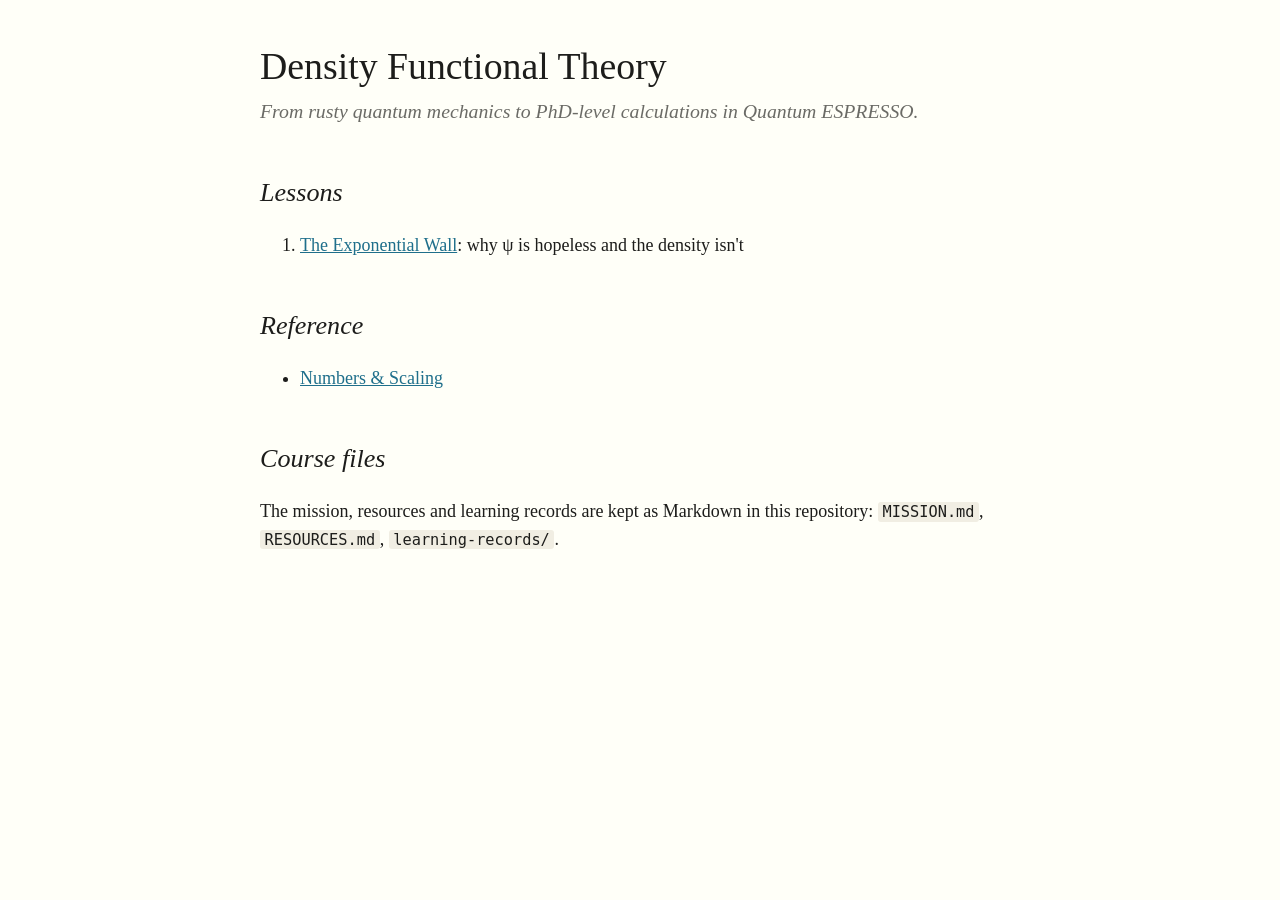
<file: index.html>
<!doctype html>
<html lang="en">
<head>
<meta charset="utf-8">
<meta name="viewport" content="width=device-width, initial-scale=1">
<title>DFT Course</title>
<link rel="stylesheet" href="assets/course.css">
</head>
<body>
<main>
<h1>Density Functional Theory</h1>
<p class="subtitle">From rusty quantum mechanics to PhD-level calculations in Quantum ESPRESSO.</p>

<h2>Lessons</h2>
<ol>
  <li><a href="lessons/0001-the-exponential-wall.html">The Exponential Wall</a>: why ψ is hopeless and the density isn't</li>
</ol>

<h2>Reference</h2>
<ul>
  <li><a href="reference/numbers-and-scaling.html">Numbers &amp; Scaling</a></li>
</ul>

<h2>Course files</h2>
<p>The mission, resources and learning records are kept as Markdown in this repository: <code>MISSION.md</code>, <code>RESOURCES.md</code>, <code>learning-records/</code>.</p>
</main>
</body>
</html>
</file>
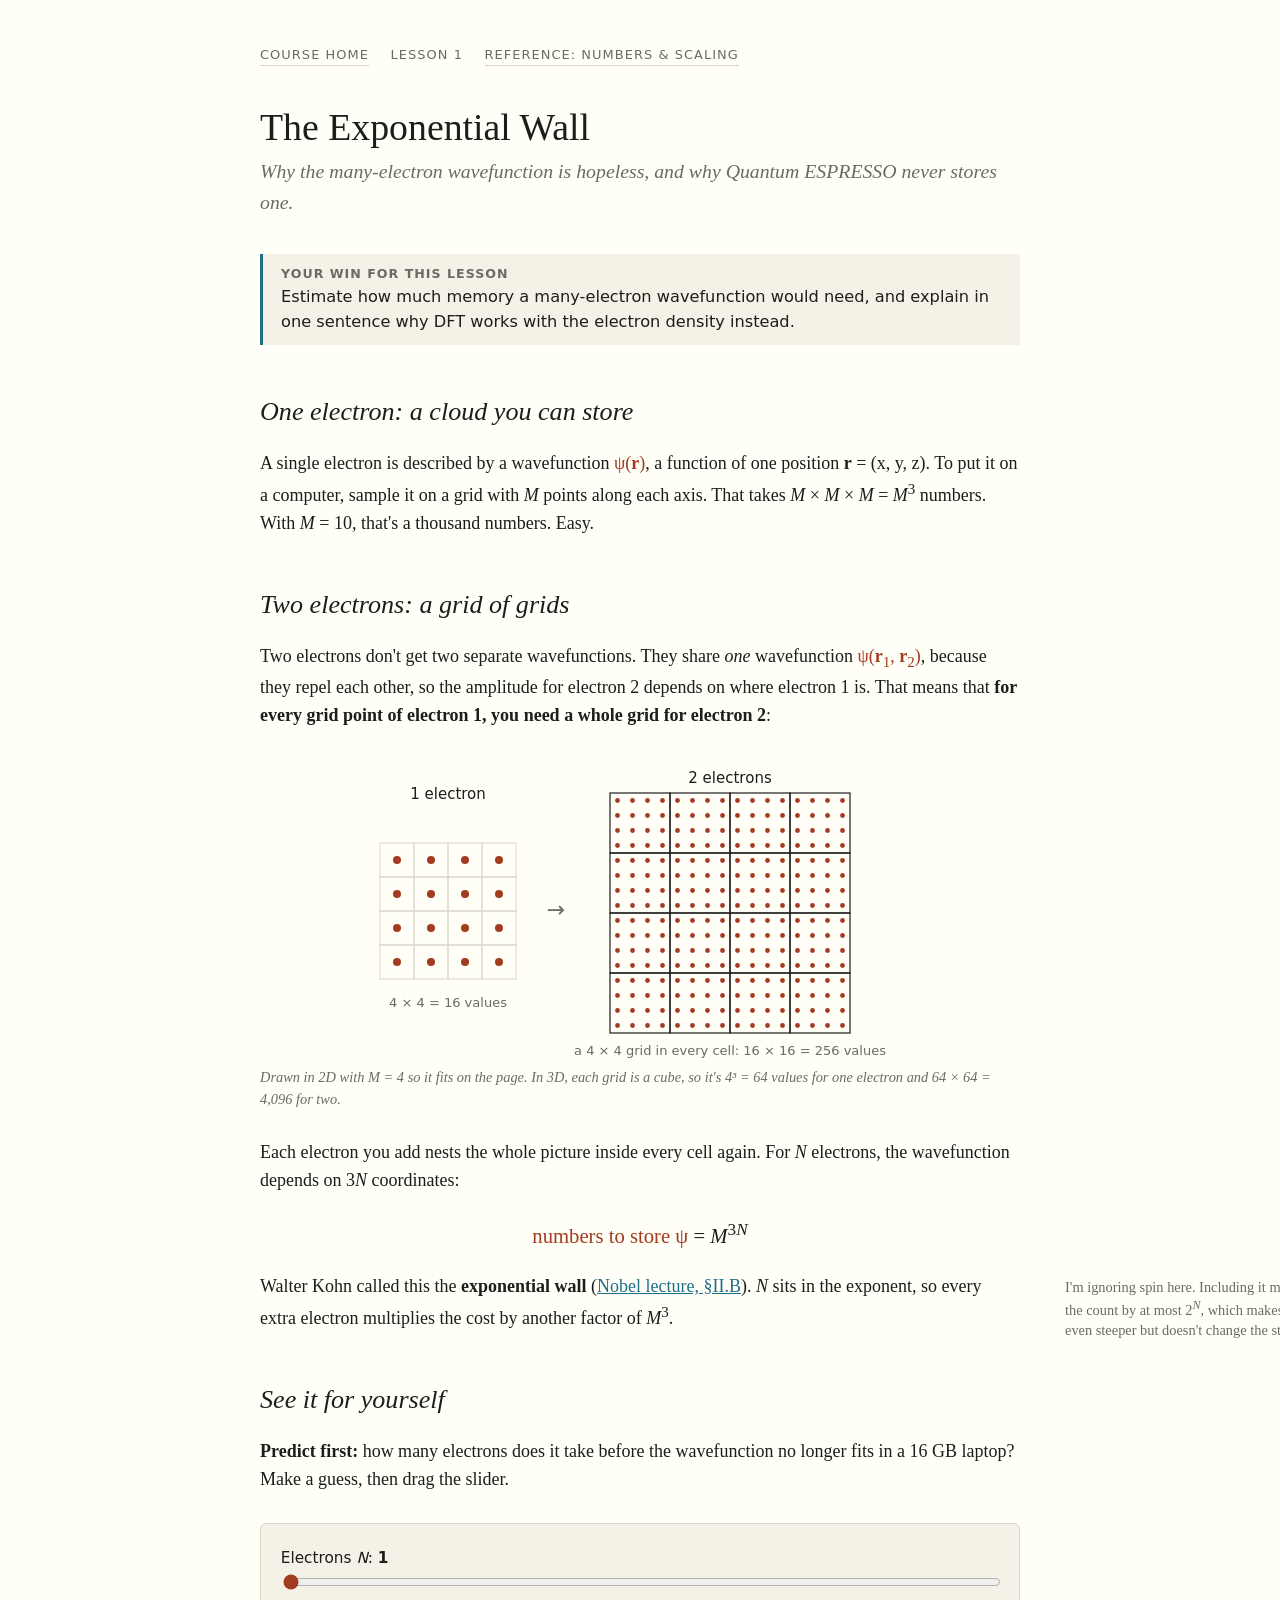
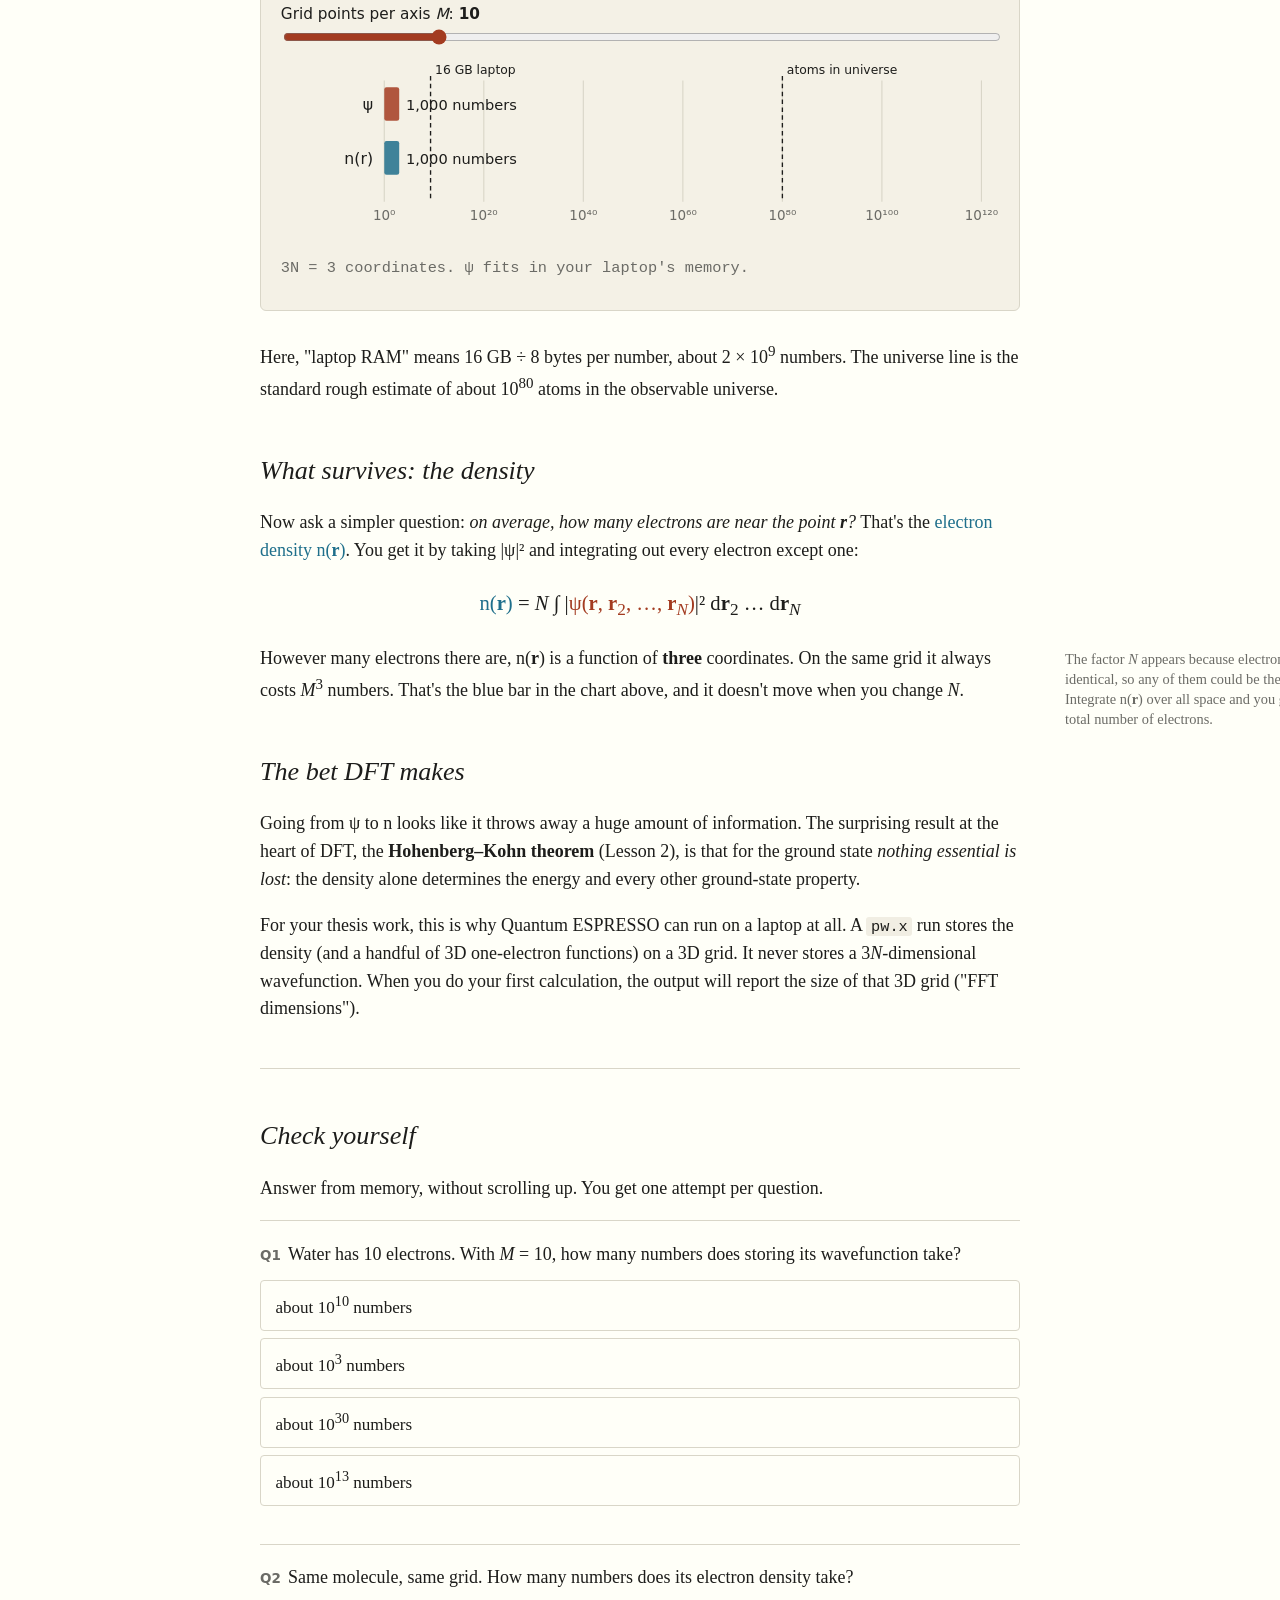
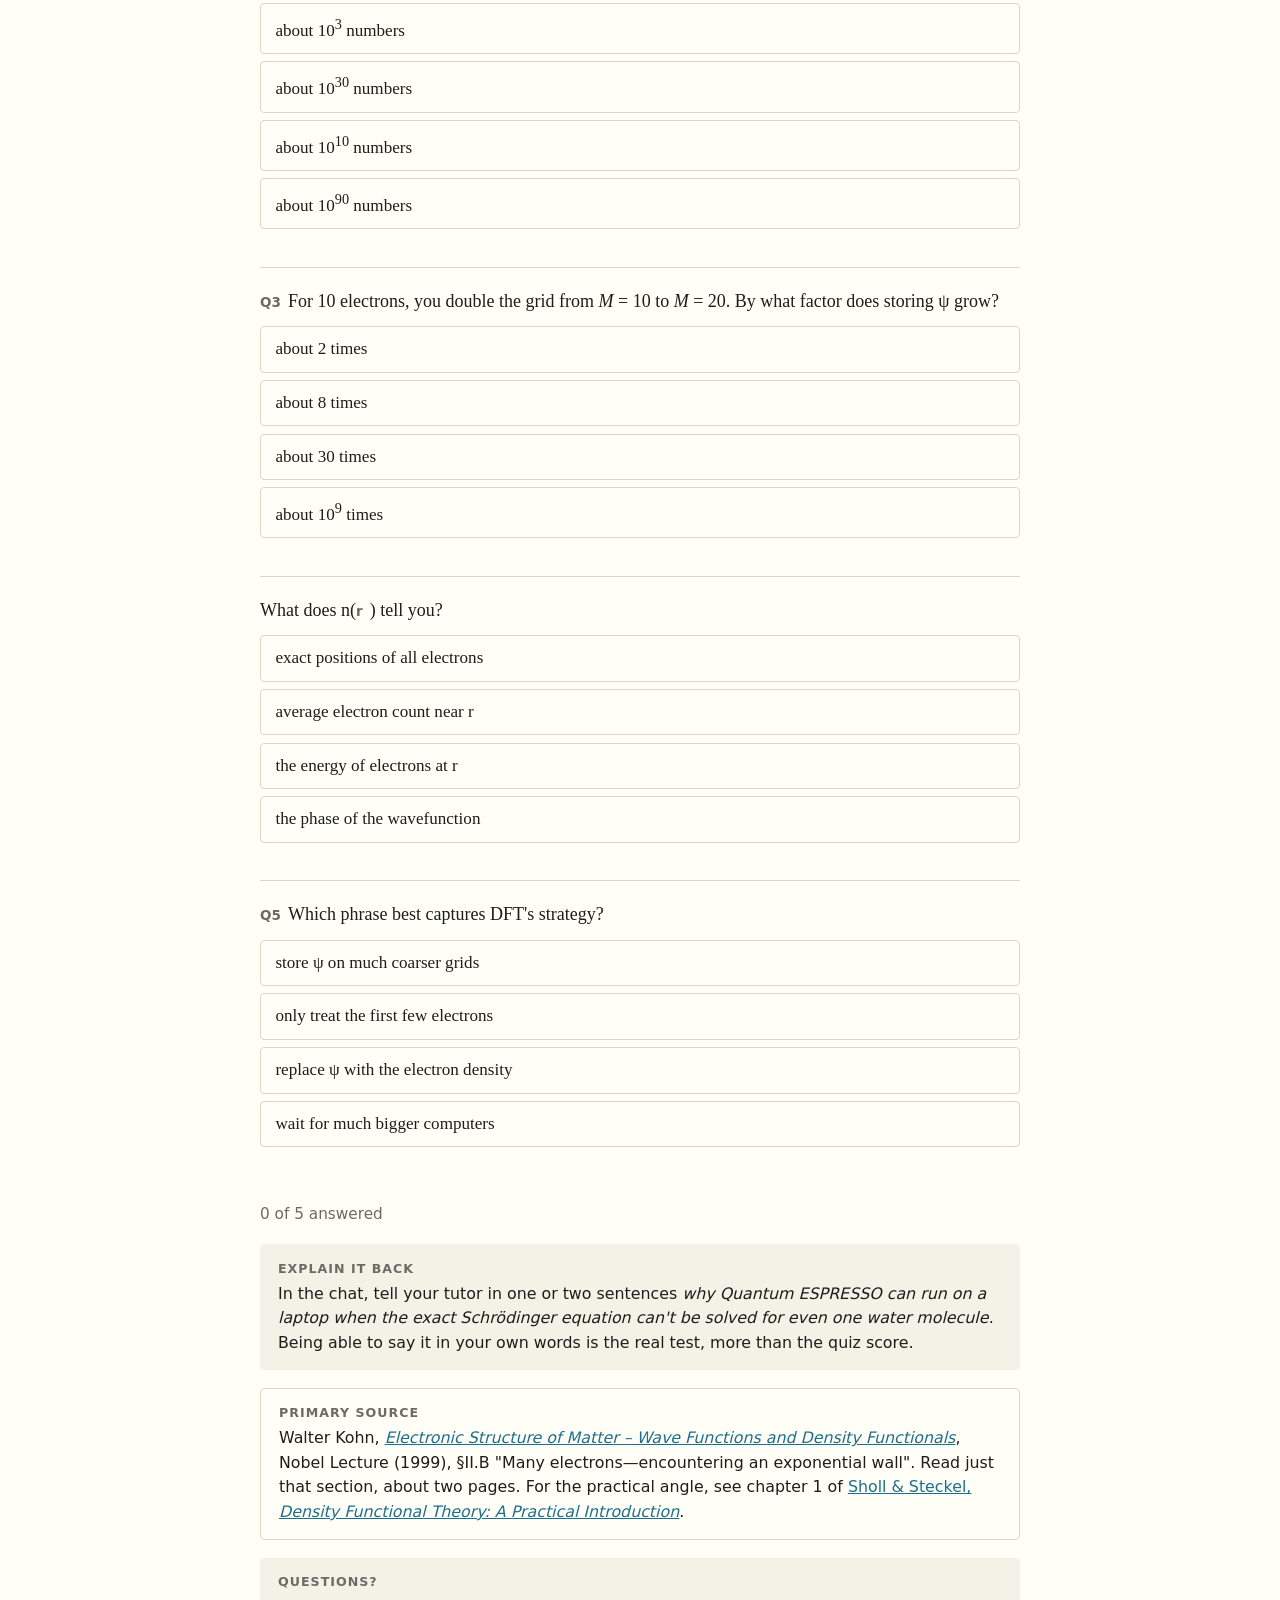
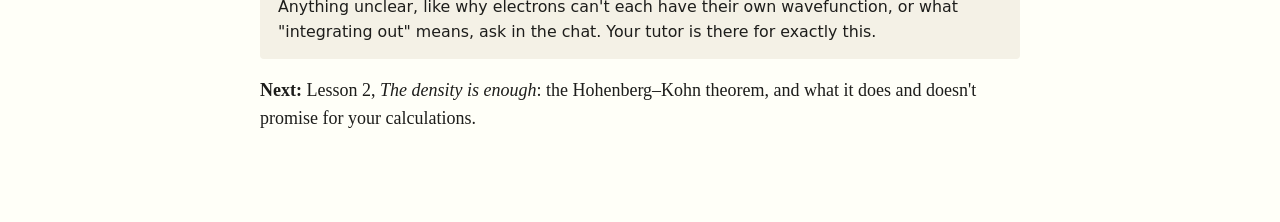
<file: lessons/0001-the-exponential-wall.html>
<!doctype html>
<html lang="en">
<head>
<meta charset="utf-8">
<meta name="viewport" content="width=device-width, initial-scale=1">
<title>Lesson 1 · The Exponential Wall</title>
<link rel="stylesheet" href="../assets/course.css">
<style>
  .gridfig { display: block; max-width: 560px; margin: 0 auto; }
</style>
</head>
<body>
<main>

<nav class="course-nav">
  <a href="../index.html">Course home</a>
  <span>Lesson 1</span>
  <a href="../reference/numbers-and-scaling.html">Reference: numbers &amp; scaling</a>
</nav>

<h1>The Exponential Wall</h1>
<p class="subtitle">Why the many-electron wavefunction is hopeless, and why Quantum ESPRESSO never stores one.</p>

<div class="win">
  <strong>Your win for this lesson</strong>
  Estimate how much memory a many-electron wavefunction would need, and explain in one sentence why DFT works with the electron density instead.
</div>

<h2>One electron: a cloud you can store</h2>

<p>A single electron is described by a wavefunction <span class="wf">ψ(<b>r</b>)</span>, a function of one position <b>r</b> = (x, y, z). To put it on a computer, sample it on a grid with <i>M</i> points along each axis. That takes <i>M</i> × <i>M</i> × <i>M</i> = <i>M</i><sup>3</sup> numbers. With <i>M</i> = 10, that's a thousand numbers. Easy.</p>

<h2>Two electrons: a grid of grids</h2>

<p>Two electrons don't get two separate wavefunctions. They share <em>one</em> wavefunction <span class="wf">ψ(<b>r</b><sub>1</sub>, <b>r</b><sub>2</sub>)</span>, because they repel each other, so the amplitude for electron 2 depends on where electron 1 is. That means that <strong>for every grid point of electron 1, you need a whole grid for electron 2</strong>:</p>

<figure>
  <svg id="gridfig" class="gridfig" aria-label="One electron needs one grid; two electrons need a grid inside every cell of a grid"></svg>
  <figcaption>Drawn in 2D with <i>M</i> = 4 so it fits on the page. In 3D, each grid is a cube, so it's 4³ = 64 values for one electron and 64 × 64 = 4,096 for two.</figcaption>
</figure>

<p>Each electron you add nests the whole picture inside every cell again. For <i>N</i> electrons, the wavefunction depends on 3<i>N</i> coordinates:</p>

<p class="eq"><span class="wf">numbers to store ψ</span> = <i>M</i><sup>3<i>N</i></sup></p>

<span class="sidenote">I'm ignoring spin here. Including it multiplies the count by at most 2<sup><i>N</i></sup>, which makes the wall even steeper but doesn't change the story.</span>

<p>Walter Kohn called this the <strong>exponential wall</strong> (<a href="https://www.nobelprize.org/prizes/chemistry/1998/kohn/lecture/">Nobel lecture, §II.B</a>). <i>N</i> sits in the exponent, so every extra electron multiplies the cost by another factor of <i>M</i><sup>3</sup>.</p>

<h2>See it for yourself</h2>

<p><strong>Predict first:</strong> how many electrons does it take before the wavefunction no longer fits in a 16 GB laptop? Make a guess, then drag the slider.</p>

<div class="panel">
  <label>Electrons <i>N</i>: <b id="nval">1</b> <span class="readout" id="nhint"></span>
    <input type="range" id="n" min="1" max="40" value="1">
  </label>
  <label>Grid points per axis <i>M</i>: <b id="mval">10</b>
    <input type="range" id="m" min="2" max="40" value="10">
  </label>
  <svg id="bars" aria-label="Log-scale bar chart comparing wavefunction and density storage"></svg>
  <p class="readout" id="readout"></p>
</div>

<p>Here, "laptop RAM" means 16 GB ÷ 8 bytes per number, about 2 × 10<sup>9</sup> numbers. The universe line is the standard rough estimate of about 10<sup>80</sup> atoms in the observable universe.</p>

<h2>What survives: the density</h2>

<p>Now ask a simpler question: <em>on average, how many electrons are near the point <b>r</b>?</em> That's the <span class="dn">electron density n(<b>r</b>)</span>. You get it by taking |ψ|² and integrating out every electron except one:</p>

<p class="eq"><span class="dn">n(<b>r</b>)</span> = <i>N</i> ∫ |<span class="wf">ψ(<b>r</b>, <b>r</b><sub>2</sub>, …, <b>r</b><sub><i>N</i></sub>)</span>|² d<b>r</b><sub>2</sub> … d<b>r</b><sub><i>N</i></sub></p>

<span class="sidenote">The factor <i>N</i> appears because electrons are identical, so any of them could be the one at <b>r</b>. Integrate n(<b>r</b>) over all space and you get <i>N</i>, the total number of electrons.</span>

<p>However many electrons there are, n(<b>r</b>) is a function of <strong>three</strong> coordinates. On the same grid it always costs <i>M</i><sup>3</sup> numbers. That's the blue bar in the chart above, and it doesn't move when you change <i>N</i>.</p>

<h2>The bet DFT makes</h2>

<p>Going from ψ to n looks like it throws away a huge amount of information. The surprising result at the heart of DFT, the <strong>Hohenberg–Kohn theorem</strong> (Lesson 2), is that for the ground state <em>nothing essential is lost</em>: the density alone determines the energy and every other ground-state property.</p>

<p>For your thesis work, this is why Quantum ESPRESSO can run on a laptop at all. A <code>pw.x</code> run stores the density (and a handful of 3D one-electron functions) on a 3D grid. It never stores a 3<i>N</i>-dimensional wavefunction. When you do your first calculation, the output will report the size of that 3D grid ("FFT dimensions").</p>

<hr>

<h2>Check yourself</h2>
<p>Answer from memory, without scrolling up. You get one attempt per question.</p>

<div class="quiz" data-answer="3" data-why="A water molecule has 10 electrons, so 3N = 30 coordinates, each sampled at 10 points: 10<sup>30</sup> numbers.">
  <p class="q">Water has 10 electrons. With <i>M</i> = 10, how many numbers does storing its wavefunction take?</p>
  <div class="options">
    <button class="opt">about 10<sup>10</sup> numbers</button>
    <button class="opt">about 10<sup>3</sup> numbers</button>
    <button class="opt">about 10<sup>30</sup> numbers</button>
    <button class="opt">about 10<sup>13</sup> numbers</button>
  </div>
</div>

<div class="quiz" data-answer="1" data-why="The density is a function of one position r, so it needs M<sup>3</sup> = 10<sup>3</sup> numbers whatever N is.">
  <p class="q">Same molecule, same grid. How many numbers does its electron density take?</p>
  <div class="options">
    <button class="opt">about 10<sup>3</sup> numbers</button>
    <button class="opt">about 10<sup>30</sup> numbers</button>
    <button class="opt">about 10<sup>10</sup> numbers</button>
    <button class="opt">about 10<sup>90</sup> numbers</button>
  </div>
</div>

<div class="quiz" data-answer="4" data-why="Storage is M<sup>3<i>N</i></sup> = M<sup>30</sup> for N = 10. Doubling M multiplies it by 2<sup>30</sup> ≈ 10<sup>9</sup>. A finer grid is enormously more expensive for ψ, but only 2<sup>3</sup> = 8 times more for the density.">
  <p class="q">For 10 electrons, you double the grid from <i>M</i> = 10 to <i>M</i> = 20. By what factor does storing ψ grow?</p>
  <div class="options">
    <button class="opt">about 2 times</button>
    <button class="opt">about 8 times</button>
    <button class="opt">about 30 times</button>
    <button class="opt">about 10<sup>9</sup> times</button>
  </div>
</div>

<div class="quiz" data-answer="2" data-why="n(r) is a density: the average number of electrons per unit volume near r. It doesn't track individual electrons, and its integral over all space is N.">
  <p class="q">What does n(<b>r</b>) tell you?</p>
  <div class="options">
    <button class="opt">exact positions of all electrons</button>
    <button class="opt">average electron count near r</button>
    <button class="opt">the energy of electrons at r</button>
    <button class="opt">the phase of the wavefunction</button>
  </div>
</div>

<div class="quiz" data-answer="3" data-why="DFT reformulates the problem in terms of the 3D density, which the Hohenberg–Kohn theorem guarantees is enough for the ground state.">
  <p class="q">Which phrase best captures DFT's strategy?</p>
  <div class="options">
    <button class="opt">store ψ on much coarser grids</button>
    <button class="opt">only treat the first few electrons</button>
    <button class="opt">replace ψ with the electron density</button>
    <button class="opt">wait for much bigger computers</button>
  </div>
</div>

<p class="quiz-score" data-quiz-score></p>

<div class="ask">
  <strong>Explain it back</strong>
  In the chat, tell your tutor in one or two sentences <em>why Quantum ESPRESSO can run on a laptop when the exact Schrödinger equation can't be solved for even one water molecule.</em> Being able to say it in your own words is the real test, more than the quiz score.
</div>

<div class="source">
  <strong>Primary source</strong>
  Walter Kohn, <a href="https://www.nobelprize.org/prizes/chemistry/1998/kohn/lecture/"><i>Electronic Structure of Matter – Wave Functions and Density Functionals</i></a>, Nobel Lecture (1999), §II.B "Many electrons—encountering an exponential wall". Read just that section, about two pages. For the practical angle, see chapter 1 of <a href="https://www.wiley-vch.de/en/areas-interest/natural-sciences/density-functional-theory-978-1-119-84086-2">Sholl &amp; Steckel, <i>Density Functional Theory: A Practical Introduction</i></a>.
</div>

<div class="ask">
  <strong>Questions?</strong>
  Anything unclear, like why electrons can't each have their own wavefunction, or what "integrating out" means, ask in the chat. Your tutor is there for exactly this.
</div>

<p><strong>Next:</strong> Lesson 2, <em>The density is enough</em>: the Hohenberg–Kohn theorem, and what it does and doesn't promise for your calculations.</p>

</main>

<script src="../assets/quiz.js"></script>
<script src="../assets/logbars.js"></script>
<script>
/* Figure: one grid vs grid-of-grids (2D, M = 4) */
(function () {
  var NS = "http://www.w3.org/2000/svg", svg = document.getElementById("gridfig");
  svg.setAttribute("viewBox", "0 0 560 300");
  function add(name, a, t) { var e = document.createElementNS(NS, name); for (var k in a) e.setAttribute(k, a[k]); if (t) e.textContent = t; svg.appendChild(e); }
  var M = 4;
  // left: one electron
  var cs = 34, ox = 20, oy = 84;
  for (var i = 0; i < M; i++) for (var j = 0; j < M; j++) {
    add("rect", { x: ox + i * cs, y: oy + j * cs, width: cs, height: cs, fill: "none", stroke: "var(--rule)" });
    add("circle", { cx: ox + i * cs + cs / 2, cy: oy + j * cs + cs / 2, r: 4, fill: "var(--accent)" });
  }
  add("text", { x: ox + M * cs / 2, y: 40, "text-anchor": "middle", "font-size": 15, fill: "var(--fg)" }, "1 electron");
  add("text", { x: ox + M * cs / 2, y: oy + M * cs + 28, "text-anchor": "middle", "font-size": 13, fill: "var(--muted)" }, "4 × 4 = 16 values");
  // arrow
  add("text", { x: 196, y: oy + M * cs / 2 + 6, "text-anchor": "middle", "font-size": 22, fill: "var(--muted)" }, "→");
  // right: two electrons
  var CS = 60, OX = 250, OY = 34, inner = CS / M;
  for (var a = 0; a < M; a++) for (var b = 0; b < M; b++) {
    var x0 = OX + a * CS, y0 = OY + b * CS;
    add("rect", { x: x0, y: y0, width: CS, height: CS, fill: "none", stroke: "var(--fg)", "stroke-width": 1.2 });
    for (var c = 0; c < M; c++) for (var d = 0; d < M; d++)
      add("circle", { cx: x0 + c * inner + inner / 2, cy: y0 + d * inner + inner / 2, r: 2.4, fill: "var(--accent)" });
  }
  add("text", { x: OX + M * CS / 2, y: 24, "text-anchor": "middle", "font-size": 15, fill: "var(--fg)" }, "2 electrons");
  add("text", { x: OX + M * CS / 2, y: OY + M * CS + 22, "text-anchor": "middle", "font-size": 13, fill: "var(--muted)" }, "a 4 × 4 grid in every cell: 16 × 16 = 256 values");
})();

/* Interactive: storage of psi vs density */
(function () {
  var n = document.getElementById("n"), m = document.getElementById("m");
  var svg = document.getElementById("bars"), out = document.getElementById("readout");
  var LAPTOP = Math.log10(16e9 / 8), UNIVERSE = 80, sup = LogBars.sup;
  function fmt(lg) { return lg < 6 ? Math.round(Math.pow(10, lg)).toLocaleString() : "10" + sup(Math.round(lg)); }
  function draw() {
    var N = +n.value, M = +m.value;
    document.getElementById("nval").textContent = N;
    document.getElementById("mval").textContent = M;
    document.getElementById("nhint").textContent = N === 10 ? "(water)" : N === 28 ? "(two silicon atoms, all electrons)" : "";
    var lw = 3 * N * Math.log10(M), ld = 3 * Math.log10(M);
    LogBars.render(svg, {
      max: 120,
      bars: [
        { label: "ψ", log10: lw, cls: "wf", note: fmt(lw) + " numbers" },
        { label: "n(r)", log10: ld, cls: "dn", note: fmt(ld) + " numbers" }
      ],
      refs: [{ label: "16 GB laptop", log10: LAPTOP }, { label: "atoms in universe", log10: UNIVERSE }]
    });
    var verdict = lw <= LAPTOP ? "ψ fits in your laptop's memory."
      : lw <= UNIVERSE ? "ψ doesn't fit in any computer that exists."
      : "ψ needs more numbers than there are atoms in the observable universe.";
    out.textContent = "3N = " + (3 * N) + " coordinates. " + verdict;
  }
  n.addEventListener("input", draw); m.addEventListener("input", draw); draw();
})();
</script>
</body>
</html>
</file>
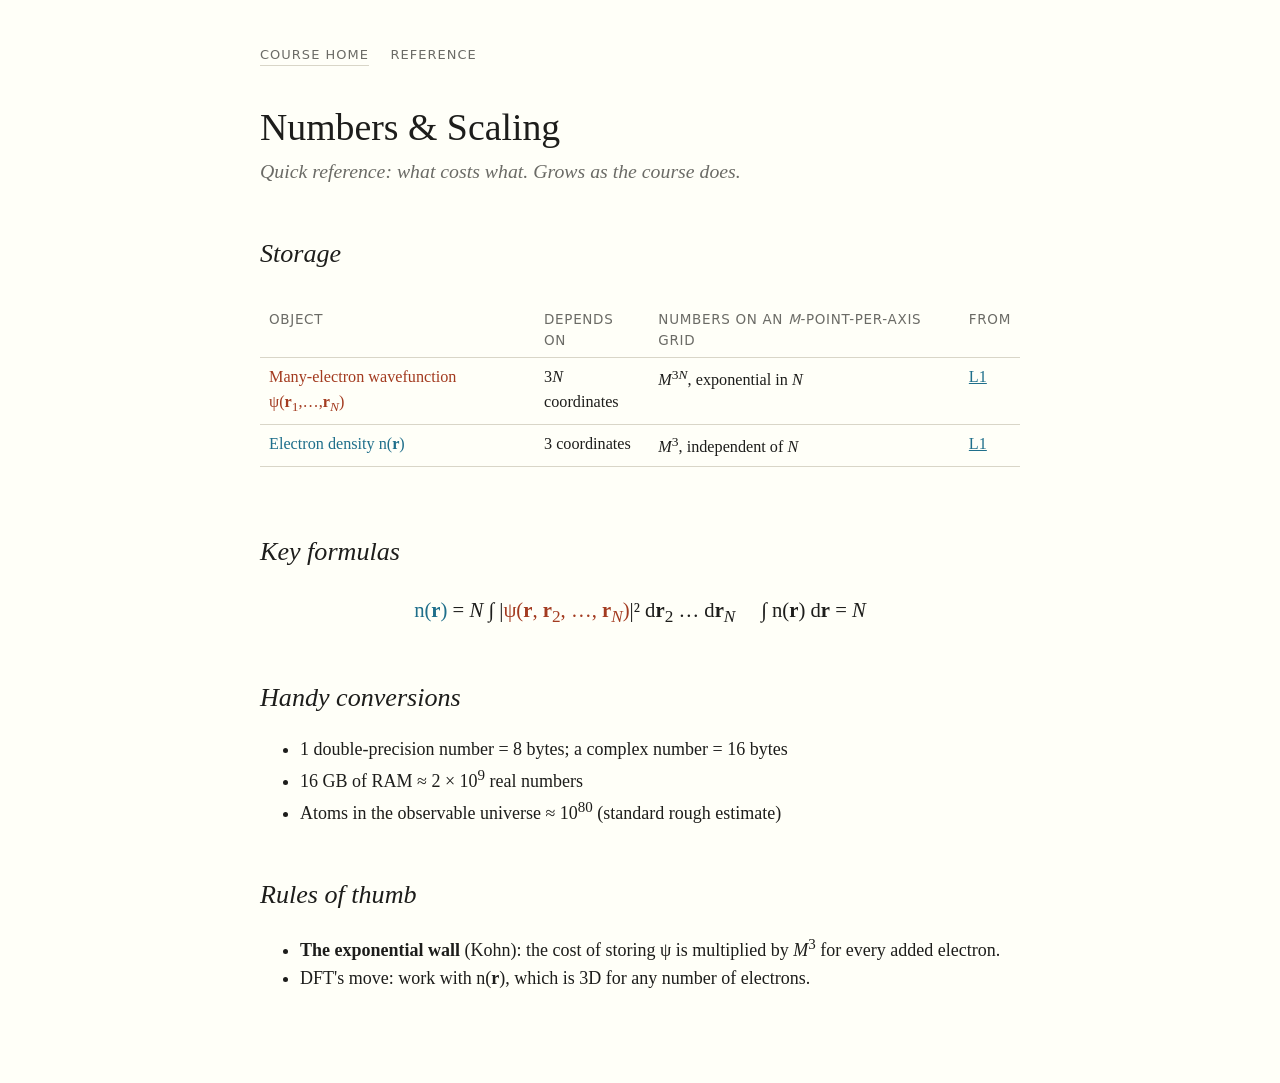
<file: reference/numbers-and-scaling.html>
<!doctype html>
<html lang="en">
<head>
<meta charset="utf-8">
<meta name="viewport" content="width=device-width, initial-scale=1">
<title>Numbers &amp; Scaling</title>
<link rel="stylesheet" href="../assets/course.css">
</head>
<body>
<main>
<nav class="course-nav">
  <a href="../index.html">Course home</a>
  <span>Reference</span>
</nav>

<h1>Numbers &amp; Scaling</h1>
<p class="subtitle">Quick reference: what costs what. Grows as the course does.</p>

<h2>Storage</h2>
<div class="table-wrap">
<table>
  <tr><th>Object</th><th>Depends on</th><th>Numbers on an <i>M</i>-point-per-axis grid</th><th>From</th></tr>
  <tr><td class="wf">Many-electron wavefunction ψ(<b>r</b><sub>1</sub>,…,<b>r</b><sub><i>N</i></sub>)</td><td>3<i>N</i> coordinates</td><td><i>M</i><sup>3<i>N</i></sup>, exponential in <i>N</i></td><td><a href="../lessons/0001-the-exponential-wall.html">L1</a></td></tr>
  <tr><td class="dn">Electron density n(<b>r</b>)</td><td>3 coordinates</td><td><i>M</i><sup>3</sup>, independent of <i>N</i></td><td><a href="../lessons/0001-the-exponential-wall.html">L1</a></td></tr>
</table>
</div>

<h2>Key formulas</h2>
<p class="eq"><span class="dn">n(<b>r</b>)</span> = <i>N</i> ∫ |<span class="wf">ψ(<b>r</b>, <b>r</b><sub>2</sub>, …, <b>r</b><sub><i>N</i></sub>)</span>|² d<b>r</b><sub>2</sub> … d<b>r</b><sub><i>N</i></sub>
&nbsp;&nbsp;&nbsp; ∫ n(<b>r</b>) d<b>r</b> = <i>N</i></p>

<h2>Handy conversions</h2>
<ul>
  <li>1 double-precision number = 8 bytes; a complex number = 16 bytes</li>
  <li>16 GB of RAM ≈ 2 × 10<sup>9</sup> real numbers</li>
  <li>Atoms in the observable universe ≈ 10<sup>80</sup> (standard rough estimate)</li>
</ul>

<h2>Rules of thumb</h2>
<ul>
  <li><b>The exponential wall</b> (Kohn): the cost of storing ψ is multiplied by <i>M</i><sup>3</sup> for every added electron.</li>
  <li>DFT's move: work with n(<b>r</b>), which is 3D for any number of electrons.</li>
</ul>
</main>
</body>
</html>
</file>
<file: assets/course.css>
/* DFT course: shared stylesheet. Every lesson and reference page links this. */
:root {
  --bg: #fffff8;
  --fg: #1d1d1b;
  --muted: #6b6b66;
  --rule: #d9d6c8;
  --accent: #a33b20;      /* wavefunction / "expensive" */
  --accent-2: #1f6f8b;    /* density / "cheap" */
  --ok: #2e7d32;
  --bad: #b3261e;
  --panel: #f4f1e6;
  --code-bg: #f1eee3;
  --serif: "Iowan Old Style", "Palatino Linotype", Palatino, "Book Antiqua", Georgia, serif;
  --sans: "Gill Sans", "Gill Sans MT", "Segoe UI", system-ui, sans-serif;
  --mono: ui-monospace, "SF Mono", Menlo, Consolas, monospace;
}
@media (prefers-color-scheme: dark) {
  :root:not([data-theme="light"]) {
    --bg: #151513; --fg: #e9e6da; --muted: #a29f94; --rule: #3a3933;
    --accent: #e8805f; --accent-2: #6cc0de; --ok: #7bc47f; --bad: #f28b82;
    --panel: #1f1f1c; --code-bg: #24241f;
  }
}
:root[data-theme="dark"] {
  --bg: #151513; --fg: #e9e6da; --muted: #a29f94; --rule: #3a3933;
  --accent: #e8805f; --accent-2: #6cc0de; --ok: #7bc47f; --bad: #f28b82;
  --panel: #1f1f1c; --code-bg: #24241f;
}

* { box-sizing: border-box; }
html { font-size: 18px; }
body {
  margin: 0; background: var(--bg); color: var(--fg);
  font-family: var(--serif); line-height: 1.55;
  -webkit-font-smoothing: antialiased;
}
main { max-width: 44rem; margin: 0 auto; padding: 2.5rem 16px 4rem; }

/* Header / nav */
.course-nav {
  font-family: var(--sans); font-size: 0.72rem; letter-spacing: 0.08em;
  text-transform: uppercase; color: var(--muted);
  display: flex; flex-wrap: wrap; gap: 0.4rem 1.2rem; margin-bottom: 2.2rem;
}
.course-nav a { color: inherit; text-decoration: none; border-bottom: 1px solid var(--rule); }
.course-nav a:hover { color: var(--fg); }

h1 { font-weight: 400; font-size: 2.1rem; line-height: 1.15; margin: 0 0 0.4rem; }
.subtitle { font-style: italic; color: var(--muted); font-size: 1.1rem; margin: 0 0 2rem; }
h2 { font-weight: 400; font-style: italic; font-size: 1.45rem; margin: 2.6rem 0 0.6rem; }
h3 { font-weight: 600; font-size: 1rem; margin: 1.6rem 0 0.4rem; }
p, li { hyphens: auto; }
a { color: var(--accent-2); }
hr { border: 0; border-top: 1px solid var(--rule); margin: 2.5rem 0; }

.win {
  border-left: 3px solid var(--accent-2); padding: 0.6rem 1rem; background: var(--panel);
  font-family: var(--sans); font-size: 0.9rem;
}
.win strong { display: block; text-transform: uppercase; letter-spacing: 0.08em; font-size: 0.7rem; color: var(--muted); }

/* Sidenotes: inline on narrow screens, margin on wide */
.sidenote {
  display: block; font-size: 0.8rem; color: var(--muted); line-height: 1.4;
  border-left: 2px solid var(--rule); padding-left: 0.7rem; margin: 0.6rem 0;
}
@media (min-width: 1100px) {
  main { position: relative; }
  .sidenote {
    float: right; clear: right; width: 15rem; margin-right: -17.5rem;
    border-left: 0; padding-left: 0; margin-top: 0.2rem;
  }
}

.eq {
  font-size: 1.15rem; text-align: center; margin: 1.2rem 0; overflow-x: auto;
}
.eq .wf { color: var(--accent); }
.eq .dn { color: var(--accent-2); }
.wf { color: var(--accent); }
.dn { color: var(--accent-2); }
code, pre { font-family: var(--mono); font-size: 0.85em; background: var(--code-bg); border-radius: 3px; }
code { padding: 0.05em 0.3em; }
pre { padding: 0.8rem 1rem; overflow-x: auto; }

figure { margin: 1.6rem 0; }
figcaption { font-size: 0.8rem; color: var(--muted); margin-top: 0.4rem; font-style: italic; }
svg text { font-family: var(--sans); }

/* Interactive panel */
.panel {
  background: var(--panel); border: 1px solid var(--rule); border-radius: 6px;
  padding: 1rem 1.1rem 0.8rem; margin: 1.6rem 0;
}
.panel label { font-family: var(--sans); font-size: 0.85rem; display: block; margin: 0.3rem 0; }
.panel input[type="range"] { width: 100%; accent-color: var(--accent); }
.panel .readout { hyphens: none; font-family: var(--mono); font-size: 0.85rem; color: var(--muted); }

/* Quiz component (see assets/quiz.js) */
.quiz { border-top: 1px solid var(--rule); padding: 1.1rem 0 0.4rem; }
.quiz .q { margin: 0 0 0.6rem; }
.quiz .q b { font-family: var(--sans); font-size: 0.75rem; color: var(--muted); margin-right: 0.4rem; }
.quiz .options { display: grid; gap: 0.4rem; }
.quiz button.opt {
  font: inherit; font-size: 0.95rem; text-align: left; cursor: pointer;
  padding: 0.5rem 0.8rem; border-radius: 4px;
  background: transparent; color: var(--fg); border: 1px solid var(--rule);
}
.quiz button.opt:hover:not([disabled]) { border-color: var(--fg); }
.quiz button.opt.correct { border-color: var(--ok); color: var(--ok); }
.quiz button.opt.wrong { border-color: var(--bad); color: var(--bad); text-decoration: line-through; }
.quiz button.opt[disabled] { cursor: default; }
.quiz .feedback { font-size: 0.9rem; margin: 0.6rem 0 0; min-height: 1.2em; }
.quiz .feedback.ok { color: var(--ok); }
.quiz .feedback.bad { color: var(--bad); }
.quiz .feedback .why { display: block; color: var(--fg); margin-top: 0.3rem; }
.quiz-score { font-family: var(--sans); font-size: 0.85rem; color: var(--muted); margin-top: 1rem; }

.source, .ask {
  font-family: var(--sans); font-size: 0.88rem; padding: 0.8rem 1rem; border-radius: 4px; margin: 1rem 0;
}
.source { border: 1px solid var(--rule); }
.ask { background: var(--panel); }
.source strong, .ask strong { display: block; font-size: 0.7rem; text-transform: uppercase; letter-spacing: 0.08em; color: var(--muted); margin-bottom: 0.2rem; }

table { border-collapse: collapse; width: 100%; font-size: 0.9rem; margin: 1rem 0; }
th, td { text-align: left; padding: 0.35rem 0.5rem; border-bottom: 1px solid var(--rule); vertical-align: top; }
th { font-family: var(--sans); font-size: 0.75rem; text-transform: uppercase; letter-spacing: 0.05em; color: var(--muted); font-weight: 500; }
.table-wrap { overflow-x: auto; }

@media print {
  body { background: #fff; color: #000; }
  .panel input, .quiz button.opt { -webkit-print-color-adjust: exact; print-color-adjust: exact; }
  .course-nav, .ask { display: none; }
  .sidenote { float: none; width: auto; margin: 0.4rem 0; }
}
</file>
